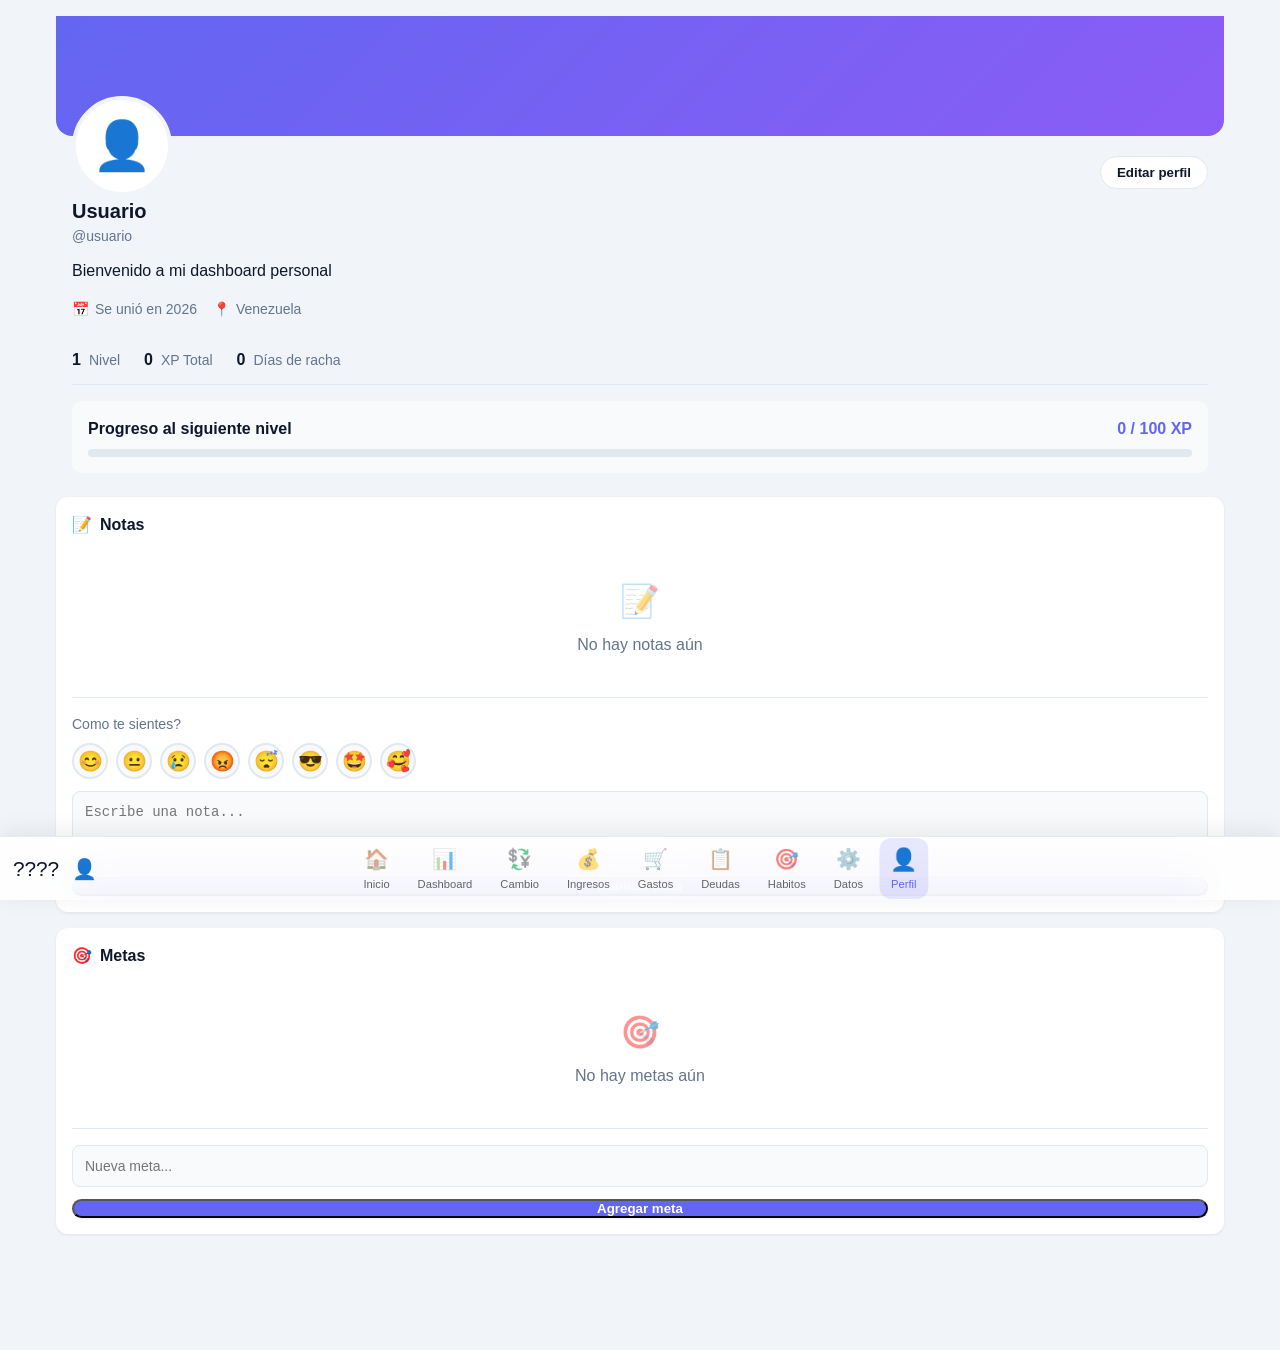
<file: profile.html>
<!DOCTYPE html>
<html lang="es">
<head>
  <meta charset="UTF-8">
  <meta name="viewport" content="width=device-width, initial-scale=1.0">
  <meta http-equiv="Cache-Control" content="no-cache, no-store, must-revalidate">
  <title>Perfil - Dashboard Personal</title>
  <link rel="stylesheet" href="styles.css">
  <style>
    .profile-page {
      padding-bottom: 80px;
    }
    
    .profile-header {
      position: relative;
      margin-bottom: 24px;
    }
    
    .profile-banner {
      height: 120px;
      background: linear-gradient(135deg, var(--primary), var(--purple));
      border-radius: 0 0 var(--radius-lg) var(--radius-lg);
    }
    
    .profile-avatar-section {
      position: absolute;
      top: 80px;
      left: 16px;
    }
    
    .profile-avatar {
      width: 100px;
      height: 100px;
      border-radius: 50%;
      border: 4px solid var(--bg);
      background: var(--card);
      display: flex;
      align-items: center;
      justify-content: center;
      font-size: 3rem;
      overflow: hidden;
      cursor: pointer;
      position: relative;
    }
    
    .profile-avatar img {
      width: 100%;
      height: 100%;
      object-fit: cover;
    }
    
    .profile-avatar-overlay {
      position: absolute;
      inset: 0;
      background: rgba(0,0,0,0.5);
      border-radius: 50%;
      display: flex;
      align-items: center;
      justify-content: center;
      opacity: 0;
      transition: opacity 0.2s;
      color: white;
      font-size: 0.75rem;
    }
    
    .profile-avatar:hover .profile-avatar-overlay {
      opacity: 1;
    }
    
    .profile-edit-btn {
      position: absolute;
      top: 140px;
      right: 16px;
      background: var(--card);
      border: 1px solid var(--border);
      color: var(--text);
      padding: 8px 16px;
      border-radius: 20px;
      font-weight: 600;
      cursor: pointer;
      transition: all 0.2s;
    }
    
    .profile-edit-btn:hover {
      background: var(--input-bg);
    }
    
    .profile-info {
      margin-top: 60px;
      padding: 0 16px;
    }
    
    .profile-name {
      font-size: 1.25rem;
      font-weight: 700;
      color: var(--text);
    }
    
    .profile-username {
      color: var(--text-secondary);
      font-size: 0.875rem;
      margin-bottom: 12px;
    }
    
    .profile-bio {
      color: var(--text);
      margin-bottom: 16px;
      line-height: 1.5;
    }
    
    .profile-meta-items {
      display: flex;
      gap: 16px;
      color: var(--text-secondary);
      font-size: 0.875rem;
      margin-bottom: 16px;
    }
    
    .profile-meta-item {
      display: flex;
      align-items: center;
      gap: 6px;
    }
    
    .profile-stats {
      display: flex;
      gap: 24px;
      padding: 12px 0;
      border-bottom: 1px solid var(--border);
      margin-bottom: 16px;
    }
    
    .profile-stat {
      display: flex;
      align-items: center;
      gap: 8px;
    }
    
    .profile-stat-value {
      font-weight: 700;
      color: var(--text);
    }
    
    .profile-stat-label {
      color: var(--text-secondary);
      font-size: 0.875rem;
    }
    
    .profile-xp-bar {
      background: var(--input-bg);
      border-radius: 10px;
      padding: 16px;
      margin-bottom: 24px;
    }
    
    .profile-xp-header {
      display: flex;
      justify-content: space-between;
      margin-bottom: 8px;
    }
    
    .profile-xp-label {
      font-weight: 600;
      color: var(--text);
    }
    
    .profile-xp-value {
      color: var(--primary);
      font-weight: 700;
    }
    
    .profile-xp-progress {
      height: 8px;
      background: var(--border);
      border-radius: 4px;
      overflow: hidden;
    }
    
    .profile-xp-fill {
      height: 100%;
      background: linear-gradient(90deg, var(--primary), var(--purple));
      border-radius: 4px;
      transition: width 0.3s;
    }
    
    .profile-section {
      background: var(--card);
      border-radius: var(--radius-md);
      padding: 16px;
      margin-bottom: 16px;
      box-shadow: var(--shadow-sm);
    }
    
    .profile-section-title {
      font-size: 1rem;
      font-weight: 700;
      color: var(--text);
      margin-bottom: 16px;
      display: flex;
      align-items: center;
      gap: 8px;
    }
    
    .notes-feed {
      display: flex;
      flex-direction: column;
      gap: 12px;
    }
    
    .note-item {
      padding: 12px;
      background: var(--input-bg);
      border-radius: var(--radius-sm);
      border-left: 3px solid var(--primary);
    }
    
    .note-content {
      color: var(--text);
      margin-bottom: 8px;
      line-height: 1.5;
    }
    
    .note-date {
      font-size: 0.75rem;
      color: var(--text-secondary);
    }
    
    .note-delete {
      float: right;
      color: var(--text-secondary);
      cursor: pointer;
      font-size: 0.75rem;
    }
    
    .note-header {
      display: flex;
      align-items: center;
      gap: 8px;
      margin-bottom: 8px;
    }
    
    .note-mood {
      font-size: 1.25rem;
    }
    
    .note-date {
      font-size: 0.75rem;
      color: var(--text-secondary);
    }
    
    .goals-list {
      display: flex;
      flex-direction: column;
      gap: 12px;
    }
    
    .goal-item {
      display: flex;
      align-items: center;
      gap: 12px;
      padding: 12px;
      background: var(--input-bg);
      border-radius: var(--radius-sm);
    }
    
    .goal-checkbox {
      width: 20px;
      height: 20px;
      border: 2px solid var(--border);
      border-radius: 50%;
      cursor: pointer;
      display: flex;
      align-items: center;
      justify-content: center;
      flex-shrink: 0;
    }
    
    .goal-checkbox.completed {
      background: var(--primary);
      border-color: var(--primary);
    }
    
    .goal-text {
      flex: 1;
      color: var(--text);
    }
    
    .goal-text.completed {
      text-decoration: line-through;
      color: var(--text-secondary);
    }
    
    .goal-delete {
      color: var(--text-secondary);
      cursor: pointer;
      font-size: 0.875rem;
    }
    
    .add-note-form, .add-goal-form {
      display: flex;
      flex-direction: column;
      gap: 12px;
      margin-top: 16px;
      padding-top: 16px;
      border-top: 1px solid var(--border);
    }
    
    .add-note-form textarea, .add-goal-form input {
      width: 100%;
      padding: 12px;
      background: var(--input-bg);
      border: 1px solid var(--border);
      border-radius: var(--radius-sm);
      color: var(--text);
      font-size: 0.875rem;
      resize: vertical;
    }
    
    .add-note-form textarea:focus, .add-goal-form input:focus {
      outline: none;
      border-color: var(--primary);
    }
    
    .mood-selector {
      display: flex;
      flex-direction: column;
      gap: 8px;
    }
    
    .mood-label {
      font-size: 0.875rem;
      color: var(--text-secondary);
      font-weight: 500;
    }
    
    .mood-options {
      display: flex;
      gap: 8px;
      flex-wrap: wrap;
    }
    
    .mood-btn {
      width: 36px;
      height: 36px;
      border: 2px solid var(--border);
      border-radius: 50%;
      background: var(--input-bg);
      font-size: 1.25rem;
      cursor: pointer;
      transition: all 0.2s;
      display: flex;
      align-items: center;
      justify-content: center;
    }
    
    .mood-btn:hover {
      transform: scale(1.1);
      border-color: var(--primary);
    }
    
    .mood-btn.selected {
      border-color: var(--primary);
      background: var(--primary);
    }
    
    .taskbar-user {
      background: transparent;
      border: none;
      color: white;
      font-size: 1.25rem;
      cursor: pointer;
      padding: 8px;
      border-radius: 50%;
      transition: background 0.2s;
    }
    
    .taskbar-user:hover {
      background: rgba(255,255,255,0.1);
    }
    
    .user-menu {
      position: fixed;
      bottom: 70px;
      right: 10px;
      background: var(--card);
      border-radius: var(--radius-md);
      box-shadow: var(--shadow-lg);
      min-width: 200px;
      z-index: 1001;
      overflow: hidden;
    }
    
    .user-menu.modal-hidden {
      display: none !important;
    }
    
    .user-menu-content {
      padding: 8px 0;
    }
    
    .user-info {
      padding: 12px 16px;
      display: flex;
      align-items: center;
      gap: 12px;
      border-bottom: 1px solid var(--border);
      margin-bottom: 8px;
    }
    
    .user-icon {
      font-size: 1.5rem;
    }
    
    #user-email {
      font-size: 0.875rem;
      color: var(--text-secondary);
    }
    
    .user-menu-item {
      display: flex;
      align-items: center;
      gap: 12px;
      padding: 12px 16px;
      color: var(--text);
      text-decoration: none;
      font-size: 0.875rem;
      transition: background 0.2s;
      cursor: pointer;
    }
    
    .user-menu-item:hover {
      background: var(--input-bg);
    }
    
    .modal-backdrop {
      position: fixed;
      inset: 0;
      background: rgba(0,0,0,0.5);
      display: flex;
      align-items: center;
      justify-content: center;
      z-index: 1002;
    }
    
    .modal-backdrop.modal-hidden {
      display: none;
    }
    
    .edit-profile-modal {
      background: var(--card);
      border-radius: var(--radius-lg);
      padding: 24px;
      width: 90%;
      max-width: 400px;
      max-height: 90vh;
      overflow-y: auto;
    }
    
    .edit-profile-modal h2 {
      margin-bottom: 20px;
      color: var(--text);
    }
    
    .form-group {
      margin-bottom: 16px;
    }
    
    .form-group label {
      display: block;
      margin-bottom: 6px;
      font-weight: 600;
      color: var(--text);
      font-size: 0.875rem;
    }
    
    .form-group input, .form-group textarea {
      width: 100%;
      padding: 12px;
      background: var(--input-bg);
      border: 1px solid var(--border);
      border-radius: var(--radius-sm);
      color: var(--text);
      font-size: 0.875rem;
    }
    
    .form-group textarea {
      resize: vertical;
      min-height: 80px;
    }
    
    .modal-buttons {
      display: flex;
      gap: 12px;
      margin-top: 20px;
    }
    
    .modal-buttons button {
      flex: 1;
      padding: 12px;
      border-radius: var(--radius-sm);
      font-weight: 600;
      cursor: pointer;
      transition: all 0.2s;
    }
    
    .btn-save {
      background: var(--primary);
      color: white;
      border: none;
    }
    
    .btn-cancel {
      background: transparent;
      border: 1px solid var(--border);
      color: var(--text);
    }
    
    .empty-state {
      text-align: center;
      padding: 24px;
      color: var(--text-secondary);
    }
    
    .empty-state-icon {
      font-size: 2rem;
      margin-bottom: 8px;
    }
  </style>
</head>
<body>
  <div class="container profile-page">
    <div class="profile-header">
      <div class="profile-banner"></div>
      <div class="profile-avatar-section">
        <div class="profile-avatar" onclick="document.getElementById('avatar-input').click()">
          <span id="profile-avatar-display">👤</span>
          <img id="profile-avatar-img" style="display:none">
          <div class="profile-avatar-overlay">Cambiar</div>
        </div>
        <input type="file" id="avatar-input" accept="image/*" style="display:none" onchange="handleAvatarUpload(event)">
      </div>
      <button class="profile-edit-btn" onclick="openEditProfileModal()">Editar perfil</button>
    </div>
    
    <div class="profile-info">
      <div class="profile-name" id="profile-name-display">Usuario</div>
      <div class="profile-username" id="profile-username-display">@usuario</div>
      <div class="profile-bio" id="profile-bio-display">Bienvenido a mi dashboard personal</div>
      
      <div class="profile-meta-items">
        <div class="profile-meta-item">
          <span>📅</span>
          <span>Se unió en 2026</span>
        </div>
        <div class="profile-meta-item">
          <span>📍</span>
          <span>Venezuela</span>
        </div>
      </div>
      
      <div class="profile-stats">
        <div class="profile-stat">
          <span class="profile-stat-value" id="xp-level">1</span>
          <span class="profile-stat-label">Nivel</span>
        </div>
        <div class="profile-stat">
          <span class="profile-stat-value" id="xp-total">0</span>
          <span class="profile-stat-label">XP Total</span>
        </div>
        <div class="profile-stat">
          <span class="profile-stat-value" id="streak-days">0</span>
          <span class="profile-stat-label">Días de racha</span>
        </div>
      </div>
      
      <div class="profile-xp-bar">
        <div class="profile-xp-header">
          <span class="profile-xp-label">Progreso al siguiente nivel</span>
          <span class="profile-xp-value"><span id="xp-current">0</span> / <span id="xp-next">100</span> XP</span>
        </div>
        <div class="profile-xp-progress">
          <div class="profile-xp-fill" id="xp-fill" style="width: 0%"></div>
        </div>
      </div>
    </div>
    
    <div class="profile-section">
      <div class="profile-section-title">
        <span>📝</span> Notas
      </div>
      <div class="notes-feed" id="notes-feed">
        <div class="empty-state">
          <div class="empty-state-icon">📝</div>
          <p>No hay notas aún</p>
        </div>
      </div>
      <div class="add-note-form">
        <div class="mood-selector">
          <span class="mood-label">Como te sientes?</span>
          <div class="mood-options">
            <button type="button" class="mood-btn" data-mood="😊" onclick="selectMood(this)">😊</button>
            <button type="button" class="mood-btn" data-mood="😐" onclick="selectMood(this)">😐</button>
            <button type="button" class="mood-btn" data-mood="😢" onclick="selectMood(this)">😢</button>
            <button type="button" class="mood-btn" data-mood="😡" onclick="selectMood(this)">😡</button>
            <button type="button" class="mood-btn" data-mood="😴" onclick="selectMood(this)">😴</button>
            <button type="button" class="mood-btn" data-mood="😎" onclick="selectMood(this)">😎</button>
            <button type="button" class="mood-btn" data-mood="🤩" onclick="selectMood(this)">🤩</button>
            <button type="button" class="mood-btn" data-mood="🥰" onclick="selectMood(this)">🥰</button>
          </div>
        </div>
        <textarea id="note-input" placeholder="Escribe una nota..." rows="3"></textarea>
        <button class="btn-primary" onclick="addNote()">Publicar nota</button>
      </div>
    </div>
    
    <div class="profile-section">
      <div class="profile-section-title">
        <span>🎯</span> Metas
      </div>
      <div class="goals-list" id="goals-list">
        <div class="empty-state">
          <div class="empty-state-icon">🎯</div>
          <p>No hay metas aún</p>
        </div>
      </div>
      <div class="add-goal-form">
        <input type="text" id="goal-input" placeholder="Nueva meta...">
        <button class="btn-primary" onclick="addGoal()">Agregar meta</button>
      </div>
    </div>
  </div>
  
  <nav class="taskbar">
    <div class="taskbar-right">
      <button class="taskbar-theme" id="theme-toggle" title="Cambiar tema" onclick="toggleTheme()">🌙</button>
      <button class="taskbar-user" id="user-btn" title="Usuario" onclick="toggleUserMenu()">👤</button>
    </div>
    
    <div class="taskbar-center">
      <a href="home.html" class="taskbar-item">
        <span class="icon">🏠</span>
        <span>Inicio</span>
      </a>
      <a href="index.html" class="taskbar-item">
        <span class="icon">📊</span>
        <span>Dashboard</span>
      </a>
      <a href="converter.html" class="taskbar-item">
        <span class="icon">💱</span>
        <span>Cambio</span>
      </a>
      <a href="income.html" class="taskbar-item">
        <span class="icon">💰</span>
        <span>Ingresos</span>
      </a>
      <a href="expenses.html" class="taskbar-item">
        <span class="icon">🛒</span>
        <span>Gastos</span>
      </a>
      <a href="debts.html" class="taskbar-item">
        <span class="icon">📋</span>
        <span>Deudas</span>
      </a>
      <a href="habits.html" class="taskbar-item">
        <span class="icon">🎯</span>
        <span>Habitos</span>
      </a>
      <a href="data.html" class="taskbar-item">
        <span class="icon">⚙️</span>
        <span>Datos</span>
      </a>
      <a href="profile.html" class="taskbar-item active">
        <span class="icon">👤</span>
        <span>Perfil</span>
      </a>
    </div>
  </nav>
  
  <div class="user-menu modal-hidden" id="user-menu">
    <div class="user-menu-content">
      <div class="user-info">
        <span class="user-icon">👤</span>
        <span id="user-email">usuario@email.com</span>
      </div>
      <a href="profile.html" class="user-menu-item">
        <span>👤</span>
        <span>Perfil</span>
      </a>
      <div class="user-menu-item" onclick="toggleTheme()">
        <span>🌙</span>
        <span>Cambiar tema</span>
      </div>
      <div class="user-menu-item" onclick="logout()">
        <span>🚪</span>
        <span>Cerrar sesión</span>
      </div>
    </div>
  </div>
  
  <div class="modal-backdrop modal-hidden" id="edit-modal-backdrop" onclick="closeEditProfileModal(event)">
    <div class="edit-profile-modal" onclick="event.stopPropagation()">
      <h2>Editar Perfil</h2>
      <div class="form-group">
        <label>Nombre</label>
        <input type="text" id="edit-name" placeholder="Tu nombre">
      </div>
      <div class="form-group">
        <label>Usuario</label>
        <input type="text" id="edit-username" placeholder="@usuario">
      </div>
      <div class="form-group">
        <label>Bio</label>
        <textarea id="edit-bio" placeholder="Cuéntanos sobre ti..."></textarea>
      </div>
      <div class="modal-buttons">
        <button class="btn-cancel" onclick="closeEditProfileModal()">Cancelar</button>
        <button class="btn-save" onclick="saveProfile()">Guardar</button>
      </div>
    </div>
  </div>

  <script src="app.js"></script>
  <script>
    function initProfile() {
      const db = getDB();
      
      if (db.profile) {
        document.getElementById('profile-name-display').textContent = db.profile.name || 'Usuario';
        document.getElementById('profile-username-display').textContent = db.profile.username || '@usuario';
        document.getElementById('profile-bio-display').textContent = db.profile.bio || 'Bienvenido a mi dashboard personal';
        
        if (db.profile.avatar) {
          document.getElementById('profile-avatar-display').style.display = 'none';
          const img = document.getElementById('profile-avatar-img');
          img.src = db.profile.avatar;
          img.style.display = 'block';
        }
        
        document.getElementById('edit-name').value = db.profile.name || '';
        document.getElementById('edit-username').value = db.profile.username || '';
        document.getElementById('edit-bio').value = db.profile.bio || '';
      }
      
      updateXPDisplay();
      renderNotes();
      renderGoals();
    }
    
    function updateXPDisplay() {
      const db = getDB();
      const xp = db.xp || 0;
      const level = calculateLevel(xp);
      const xpForLevel = getXPForLevel(level);
      const xpForNextLevel = getXPForLevel(level + 1);
      const currentXP = xp - xpForLevel;
      const neededXP = xpForNextLevel - xpForLevel;
      const progress = Math.min((currentXP / neededXP) * 100, 100);
      
      document.getElementById('xp-level').textContent = level;
      document.getElementById('xp-total').textContent = xp;
      document.getElementById('xp-current').textContent = currentXP;
      document.getElementById('xp-next').textContent = neededXP;
      document.getElementById('xp-fill').style.width = progress + '%';
      
      const streak = calculateStreak(db.habits || []);
      document.getElementById('streak-days').textContent = streak;
    }
    
    function renderNotes() {
      const db = getDB();
      const notes = db.notes || [];
      const container = document.getElementById('notes-feed');
      
      if (notes.length === 0) {
        container.innerHTML = `
          <div class="empty-state">
            <div class="empty-state-icon">📝</div>
            <p>No hay notas aún</p>
          </div>
        `;
        return;
      }
      
      const sortedNotes = [...notes].sort((a, b) => new Date(b.createdAt) - new Date(a.createdAt));
      
      container.innerHTML = sortedNotes.map(note => `
        <div class="note-item">
          <span class="note-delete" onclick="deleteNote(${note.id})">✕</span>
          <div class="note-header">
            <span class="note-mood">${note.mood || '😊'}</span>
            <span class="note-date">${formatNoteDate(note.createdAt)}</span>
          </div>
          <div class="note-content">${escapeHtml(note.content)}</div>
        </div>
      `).join('');
    }
    
    let selectedMood = '😊';
    
    function selectMood(btn) {
      document.querySelectorAll('.mood-btn').forEach(b => b.classList.remove('selected'));
      btn.classList.add('selected');
      selectedMood = btn.dataset.mood;
    }
    
    function addNote() {
      const input = document.getElementById('note-input');
      const content = input.value.trim();
      
      if (!content) return alert('Escribe algo en la nota');
      
      const db = getDB();
      if (!db.notes) db.notes = [];
      
      db.notes.push({
        id: Date.now(),
        content,
        mood: selectedMood,
        createdAt: new Date().toISOString()
      });
      
      saveDB(db);
      input.value = '';
      document.querySelectorAll('.mood-btn').forEach(b => b.classList.remove('selected'));
      selectedMood = '😊';
      renderNotes();
    }
    
    function deleteNote(id) {
      if (!confirm('¿Eliminar esta nota?')) return;
      
      const db = getDB();
      db.notes = db.notes.filter(n => n.id !== id);
      saveDB(db);
      renderNotes();
    }
    
    function renderGoals() {
      const db = getDB();
      const goals = db.goals || [];
      const container = document.getElementById('goals-list');
      
      if (goals.length === 0) {
        container.innerHTML = `
          <div class="empty-state">
            <div class="empty-state-icon">🎯</div>
            <p>No hay metas aún</p>
          </div>
        `;
        return;
      }
      
      container.innerHTML = goals.map(goal => `
        <div class="goal-item">
          <div class="goal-checkbox ${goal.completed ? 'completed' : ''}" onclick="toggleGoal(${goal.id})">
            ${goal.completed ? '✓' : ''}
          </div>
          <div class="goal-text ${goal.completed ? 'completed' : ''}">${escapeHtml(goal.text)}</div>
          <span class="goal-delete" onclick="deleteGoal(${goal.id})">✕</span>
        </div>
      `).join('');
    }
    
    function addGoal() {
      const input = document.getElementById('goal-input');
      const text = input.value.trim();
      
      if (!text) return alert('Escribe una meta');
      
      const db = getDB();
      if (!db.goals) db.goals = [];
      
      db.goals.push({
        id: Date.now(),
        text,
        completed: false,
        createdAt: new Date().toISOString()
      });
      
      saveDB(db);
      input.value = '';
      renderGoals();
    }
    
    function toggleGoal(id) {
      const db = getDB();
      const goal = db.goals.find(g => g.id === id);
      if (goal) {
        goal.completed = !goal.completed;
        saveDB(db);
        renderGoals();
      }
    }
    
    function deleteGoal(id) {
      if (!confirm('¿Eliminar esta meta?')) return;
      
      const db = getDB();
      db.goals = db.goals.filter(g => g.id !== id);
      saveDB(db);
      renderGoals();
    }
    
    function openEditProfileModal() {
      document.getElementById('edit-modal-backdrop').classList.remove('modal-hidden');
    }
    
    function closeEditProfileModal(event) {
      if (event && event.target !== event.currentTarget) return;
      document.getElementById('edit-modal-backdrop').classList.add('modal-hidden');
    }
    
    function saveProfile() {
      const db = getDB();
      if (!db.profile) db.profile = {};
      
      db.profile.name = document.getElementById('edit-name').value;
      db.profile.username = document.getElementById('edit-username').value;
      db.profile.bio = document.getElementById('edit-bio').value;
      
      saveDB(db);
      closeEditProfileModal();
      initProfile();
    }
    
    function handleAvatarUpload(event) {
      const file = event.target.files[0];
      if (!file) return;
      
      const reader = new FileReader();
      reader.onload = function(e) {
        const db = getDB();
        if (!db.profile) db.profile = {};
        db.profile.avatar = e.target.result;
        saveDB(db);
        initProfile();
      };
      reader.readAsDataURL(file);
    }
    
    function formatNoteDate(dateStr) {
      const date = new Date(dateStr);
      const now = new Date();
      const diff = now - date;
      
      if (diff < 60000) return 'Ahora mismo';
      if (diff < 3600000) return 'Hace ' + Math.floor(diff / 60000) + ' min';
      if (diff < 86400000) return 'Hace ' + Math.floor(diff / 3600000) + ' h';
      
      return date.toLocaleDateString('es', { day: 'numeric', month: 'short', hour: '2-digit', minute: '2-digit' });
    }
    
    function escapeHtml(text) {
      const div = document.createElement('div');
      div.textContent = text;
      return div.innerHTML;
    }
    
    document.addEventListener('DOMContentLoaded', function() {
      initTheme();
      initProfile();
    });
  </script>
</body>
</html>
</file>
<file: styles.css>
/* ========================================
   Dashboard Personal - CSS System
   Lightweight, Fast, Beautiful
   ======================================== */

/* 1. CSS Reset & Base */
*, *::before, *::after {
  box-sizing: border-box;
  margin: 0;
  padding: 0;
}

html {
  font-size: 16px;
  -webkit-tap-highlight-color: transparent;
}

body {
  font-family: -apple-system, BlinkMacSystemFont, 'Segoe UI', Roboto, Oxygen, Ubuntu, sans-serif;
  line-height: 1.5;
  color: var(--text);
  background: var(--bg);
  min-height: 100vh;
  padding-bottom: 80px;
  transition: background 0.3s ease, color 0.3s ease;
}

/* 2. CSS Variables */
:root {
  /* Colors - Vibrant Modern Palette */
  --primary: #6366F1;
  --primary-dark: #4F46E5;
  --primary-light: #818CF8;
  --secondary: #10B981;
  --success: #10B981;
  --info: #06B6D4;
  --danger: #EF4444;
  --warning: #F59E0B;
  --purple: #8B5CF6;
  --pink: #EC4899;
  --orange: #F97316;
  
  /* Neutrals - Light Theme */
  --bg: #F1F5F9;
  --card: #FFFFFF;
  --text: #0F172A;
  --text-secondary: #64748B;
  --border: #E2E8F0;
  --input-bg: #F8FAFC;
  
  /* Shadows - More depth */
  --shadow-sm: 0 1px 3px rgba(0,0,0,0.08);
  --shadow-md: 0 4px 12px rgba(0,0,0,0.12);
  --shadow-lg: 0 12px 24px rgba(0,0,0,0.15);
  --shadow-glow: 0 0 20px rgba(99, 102, 241, 0.25);
  
  /* Spacing */
  --space-xs: 4px;
  --space-sm: 8px;
  --space-md: 16px;
  --space-lg: 24px;
  --space-xl: 32px;
  
  /* Border Radius - More modern rounded corners */
  --radius-sm: 8px;
  --radius-md: 12px;
  --radius-lg: 16px;
  --radius-xl: 24px;
  --radius-full: 9999px;
  
  /* Transitions */
  --transition-fast: 0.15s ease;
  --transition-normal: 0.3s ease;
  --transition-smooth: 0.4s cubic-bezier(0.4, 0, 0.2, 1);
}

/* Dark Theme - Enhanced */
[data-theme="dark"] {
  --bg: #0C0E14;
  --card: #161A22;
  --text: #F8FAFC;
  --text-secondary: #94A3B8;
  --border: #2D3342;
  --input-bg: #1C212B;
  --shadow-sm: 0 1px 3px rgba(0,0,0,0.3);
  --shadow-md: 0 4px 12px rgba(0,0,0,0.4);
  --shadow-lg: 0 12px 24px rgba(0,0,0,0.5);
  --shadow-glow: 0 0 20px rgba(99, 102, 241, 0.3);
}

/* 3. Typography */
h1 {
  font-size: 1.75rem;
  font-weight: 700;
  text-align: center;
  margin-bottom: var(--space-lg);
  color: var(--text);
}

h2 {
  font-size: 1.25rem;
  font-weight: 600;
  margin-bottom: var(--space-md);
  color: var(--text);
}

h3 {
  font-size: 1rem;
  font-weight: 600;
  color: var(--text-secondary);
  margin-bottom: var(--space-sm);
}

/* 4. Layout */
.container {
  max-width: 1200px;
  margin: 0 auto;
  padding: var(--space-md);
}

.grid {
  display: grid;
  gap: var(--space-md);
}

.grid-2 { grid-template-columns: repeat(1, 1fr); }
.grid-3 { grid-template-columns: repeat(1, 1fr); }

@media (min-width: 768px) {
  .grid-2 { grid-template-columns: repeat(2, 1fr); }
  .grid-3 { grid-template-columns: repeat(3, 1fr); }
}

@media (min-width: 1024px) {
  body { padding-bottom: 0; }
  .main-layout {
    display: grid;
    grid-template-columns: 1fr;
    gap: var(--space-lg);
    max-width: 800px;
    margin: 0 auto;
  }
}

/* 5. Card Component */
.card {
  background: var(--card);
  border-radius: var(--radius-lg);
  padding: var(--space-lg);
  box-shadow: var(--shadow-sm);
  transition: transform var(--transition-fast), box-shadow var(--transition-fast);
}

.card:hover {
  box-shadow: var(--shadow-md);
}

.card-header {
  display: flex;
  justify-content: space-between;
  align-items: center;
  margin-bottom: var(--space-md);
}

/* 6. Button Component */
.btn {
  display: inline-flex;
  align-items: center;
  justify-content: center;
  gap: var(--space-sm);
  padding: var(--space-sm) var(--space-md);
  border-radius: var(--radius-sm);
  font-weight: 600;
  font-size: 0.875rem;
  cursor: pointer;
  border: none;
  min-height: 44px;
  min-width: 44px;
  transition: all var(--transition-fast);
}

.btn-primary {
  background: var(--primary);
  color: white;
  border-radius: var(--radius-md);
  font-weight: 600;
  box-shadow: var(--shadow-sm);
}

.btn-primary:hover {
  background: var(--primary-dark);
  transform: translateY(-1px);
  box-shadow: var(--shadow-md);
}

.btn-secondary {
  background: var(--secondary);
  color: white;
}

.btn-danger {
  background: var(--danger);
  color: white;
}

.btn-ghost {
  background: transparent;
  color: var(--text-secondary);
}

.btn-ghost:hover {
  background: var(--input-bg);
}

.btn-sm {
  min-height: 36px;
  padding: var(--space-xs) var(--space-sm);
  font-size: 0.75rem;
}

.btn-icon {
  width: 44px;
  padding: 0;
}

.btn-delete {
  background: transparent;
  color: var(--text-secondary);
  border: none;
  width: 24px;
  height: 24px;
  border-radius: 4px;
  font-size: 1.25rem;
  cursor: pointer;
  opacity: 0.5;
  transition: all 0.15s;
  line-height: 1;
  padding: 0;
}

.btn-delete:hover {
  opacity: 1;
  background: var(--danger);
  color: white;
}

.transaction-item {
  position: relative;
}

.transaction-list p {
  padding: var(--space-sm);
  background: var(--input-bg);
  border-radius: var(--radius-sm);
}

/* 7. Input Component */
.form-group {
  display: flex;
  flex-direction: column;
  gap: var(--space-xs);
}

.form-group label {
  font-size: 0.875rem;
  font-weight: 500;
  color: var(--text-secondary);
}

.input {
  padding: var(--space-sm) var(--space-md);
  border: 2px solid var(--border);
  border-radius: var(--radius-sm);
  font-size: 1rem;
  background: var(--input-bg);
  color: var(--text);
  min-height: 48px;
  transition: border-color var(--transition-fast);
}

.input:focus {
  outline: none;
  border-color: var(--primary);
}

.input::placeholder {
  color: var(--text-secondary);
}

/* 8. KPI Cards */
.kpi-grid {
  display: grid;
  grid-template-columns: repeat(2, 1fr);
  gap: var(--space-md);
  margin-bottom: var(--space-lg);
}

@media (min-width: 768px) {
  .kpi-grid {
    grid-template-columns: repeat(5, 1fr);
  }
}

/* Dashboard Header */
.dashboard-header {
  display: flex;
  justify-content: space-between;
  align-items: center;
  margin-bottom: var(--space-lg);
  padding: var(--space-lg);
  background: var(--card);
  border-radius: var(--radius-xl);
  box-shadow: var(--shadow-md);
  border: 1px solid var(--border);
  flex-wrap: wrap;
  gap: var(--space-md);
}

.dashboard-title h1 {
  margin-bottom: var(--space-xs);
  text-align: left;
  font-size: 1.5rem;
}

.dashboard-title .text-secondary {
  font-size: 0.875rem;
}

.xp-badge {
  display: flex;
  align-items: center;
  gap: 12px;
  padding: 12px 16px;
  background: linear-gradient(135deg, var(--primary) 0%, var(--purple) 100%);
  border-radius: var(--radius-lg);
  color: white;
  box-shadow: var(--shadow-glow);
}

.xp-level {
  font-size: 0.875rem;
  font-weight: 600;
}

.xp-level strong {
  font-size: 1.25rem;
}

.xp-bar {
  width: 80px;
  height: 8px;
  background: rgba(255,255,255,0.3);
  border-radius: 4px;
  overflow: hidden;
}

.xp-fill {
  display: block;
  height: 100%;
  background: white;
  border-radius: 4px;
  transition: width 0.5s ease;
}

.xp-text {
  font-size: 0.75rem;
  opacity: 0.9;
}

/* Quick Action Cards */
.quick-actions {
  display: grid;
  grid-template-columns: repeat(2, 1fr);
  gap: var(--space-md);
  margin-bottom: var(--space-lg);
}

@media (min-width: 768px) {
  .quick-actions {
    grid-template-columns: repeat(4, 1fr);
  }
}

.quick-action-card {
  background: var(--card);
  border-radius: var(--radius-lg);
  padding: var(--space-lg);
  text-align: center;
  cursor: pointer;
  transition: all var(--transition-smooth);
  border: 2px solid var(--border);
  text-decoration: none;
  color: var(--text);
}

.quick-action-card:hover {
  transform: translateY(-4px);
  box-shadow: var(--shadow-lg);
  border-color: var(--primary);
}

.quick-action-icon {
  font-size: 2rem;
  margin-bottom: var(--space-sm);
  display: block;
}

.quick-action-label {
  font-weight: 600;
  font-size: 0.875rem;
}

/* Recent Notes Cards */
.recent-notes-section {
  margin-bottom: var(--space-lg);
}

.section-title {
  display: flex;
  align-items: center;
  gap: var(--space-sm);
  margin-bottom: var(--space-md);
  font-size: 1.1rem;
  font-weight: 600;
  color: var(--text);
}

.notes-cards {
  display: grid;
  grid-template-columns: repeat(auto-fill, minmax(250px, 1fr));
  gap: var(--space-md);
}

.note-card {
  background: var(--card);
  border-radius: var(--radius-md);
  padding: var(--space-md);
  border-left: 3px solid var(--primary);
  transition: all var(--transition-fast);
  cursor: pointer;
}

.note-card:hover {
  box-shadow: var(--shadow-md);
  transform: translateX(4px);
}

.note-card-header {
  display: flex;
  align-items: center;
  gap: var(--space-sm);
  margin-bottom: var(--space-sm);
}

.note-card-mood {
  font-size: 1.25rem;
}

.note-card-date {
  font-size: 0.75rem;
  color: var(--text-secondary);
}

.note-card-content {
  font-size: 0.875rem;
  color: var(--text);
  line-height: 1.5;
  display: -webkit-box;
  -webkit-line-clamp: 3;
  -webkit-box-orient: vertical;
  overflow: hidden;
}

/* Habits Progress Bar */
.habits-progress-bar {
  background: var(--card);
  border-radius: var(--radius-xl);
  padding: var(--space-lg);
  margin-bottom: var(--space-lg);
  box-shadow: var(--shadow-md);
  border: 1px solid var(--border);
}

.habits-progress-header {
  display: flex;
  align-items: center;
  gap: var(--space-sm);
  margin-bottom: var(--space-md);
}

.habits-icon {
  font-size: 1.5rem;
}

.habits-title {
  font-size: 1.1rem;
  font-weight: 600;
  color: var(--text);
  flex: 1;
}

.habits-manage-link {
  font-size: 0.875rem;
  color: var(--primary);
  text-decoration: none;
  padding: 6px 12px;
  border-radius: var(--radius-md);
  background: rgba(99, 102, 241, 0.1);
  transition: all var(--transition-fast);
}

.habits-manage-link:hover {
  background: rgba(99, 102, 241, 0.2);
}

.habits-progress-content {
  display: flex;
  align-items: center;
  gap: var(--space-xl);
  flex-wrap: wrap;
}

.habits-progress-ring {
  position: relative;
  width: 80px;
  height: 80px;
  flex-shrink: 0;
}

.circular-chart {
  display: block;
  width: 100%;
  height: 100%;
}

.circle-bg {
  fill: none;
  stroke: var(--border);
  stroke-width: 3;
}

.circle {
  fill: none;
  stroke: var(--primary);
  stroke-width: 3;
  stroke-linecap: round;
  transition: stroke-dasharray 0.5s ease;
}

.habits-progress-text {
  position: absolute;
  top: 50%;
  left: 50%;
  transform: translate(-50%, -50%);
  font-size: 1rem;
  font-weight: 700;
  color: var(--text);
}

.habits-mini-list {
  flex: 1;
  display: flex;
  flex-wrap: wrap;
  gap: var(--space-sm);
  min-width: 200px;
}

.habit-mini-item {
  display: flex;
  align-items: center;
  gap: 6px;
  padding: 6px 12px;
  background: var(--input-bg);
  border-radius: var(--radius-full);
  font-size: 0.8rem;
  cursor: pointer;
  transition: all var(--transition-fast);
  border: 2px solid transparent;
}

.habit-mini-item:hover {
  border-color: var(--primary);
}

.habit-mini-item.completed {
  background: rgba(16, 185, 129, 0.15);
  color: var(--success);
}

.habit-mini-checkbox {
  width: 16px;
  height: 16px;
  border: 2px solid var(--border);
  border-radius: 4px;
  display: flex;
  align-items: center;
  justify-content: center;
  font-size: 0.7rem;
}

.habit-mini-item.completed .habit-mini-checkbox {
  background: var(--success);
  border-color: var(--success);
  color: white;
}

/* View More Links */
.view-more-link {
  float: right;
  font-size: 0.75rem;
  color: var(--primary);
  text-decoration: none;
  font-weight: 500;
  transition: all var(--transition-fast);
}

/* Quick Access Grid */
.quick-access-grid {
  display: grid;
  grid-template-columns: repeat(2, 1fr);
  gap: var(--space-md);
  margin-bottom: var(--space-lg);
}

@media (min-width: 768px) {
  .quick-access-grid {
    grid-template-columns: repeat(4, 1fr);
  }
}

.quick-access-card {
  display: flex;
  align-items: center;
  gap: var(--space-md);
  padding: var(--space-lg);
  background: var(--card);
  border-radius: var(--radius-lg);
  border: 2px solid var(--border);
  text-decoration: none;
  transition: all var(--transition-smooth);
}

.quick-access-card:hover {
  transform: translateY(-4px);
  box-shadow: var(--shadow-lg);
}

.quick-access-card.income {
  border-left: 4px solid var(--success);
}

.quick-access-card.income:hover {
  border-color: var(--success);
  background: linear-gradient(135deg, var(--card) 0%, rgba(16, 185, 129, 0.08) 100%);
}

.quick-access-card.expense {
  border-left: 4px solid var(--danger);
}

.quick-access-card.expense:hover {
  border-color: var(--danger);
  background: linear-gradient(135deg, var(--card) 0%, rgba(239, 68, 68, 0.08) 100%);
}

.quick-access-card.debt {
  border-left: 4px solid var(--warning);
}

.quick-access-card.debt:hover {
  border-color: var(--warning);
  background: linear-gradient(135deg, var(--card) 0%, rgba(245, 158, 11, 0.08) 100%);
}

.quick-access-card.habits {
  border-left: 4px solid var(--primary);
}

.quick-access-card.habits:hover {
  border-color: var(--primary);
  background: linear-gradient(135deg, var(--card) 0%, rgba(99, 102, 241, 0.08) 100%);
}

.quick-access-icon {
  font-size: 2rem;
}

.quick-access-info {
  display: flex;
  flex-direction: column;
  gap: 2px;
}

.quick-access-label {
  font-weight: 600;
  color: var(--text);
  font-size: 0.9rem;
}

.quick-access-action {
  font-size: 0.75rem;
  color: var(--text-secondary);
}

.quick-access-card:hover .quick-access-action {
  color: var(--primary);
}

.view-more-link:hover {
  color: var(--primary-dark);
  transform: translateX(4px);
}

.kpi-card {
  background: var(--card);
  border-radius: var(--radius-lg);
  padding: var(--space-lg);
  text-align: center;
  box-shadow: var(--shadow-sm);
  transition: all var(--transition-smooth);
  border: 1px solid var(--border);
}

.kpi-card:hover {
  transform: translateY(-2px);
  box-shadow: var(--shadow-md);
}

.kpi-card.income { 
  border-left: 4px solid var(--secondary);
  background: linear-gradient(135deg, var(--card) 0%, rgba(16, 185, 129, 0.08) 100%);
}
.kpi-card.expense { 
  border-left: 4px solid var(--danger);
  background: linear-gradient(135deg, var(--card) 0%, rgba(239, 68, 68, 0.08) 100%);
}
.kpi-card.debt { 
  border-left: 4px solid var(--warning);
  background: linear-gradient(135deg, var(--card) 0%, rgba(245, 158, 11, 0.08) 100%);
}
.kpi-card.savings { 
  border-left: 4px solid var(--success);
  background: linear-gradient(135deg, var(--card) 0%, rgba(16, 185, 129, 0.08) 100%);
}
.kpi-card.loans { 
  border-left: 4px solid var(--info);
  background: linear-gradient(135deg, var(--card) 0%, rgba(6, 182, 212, 0.08) 100%);
}

.kpi-label {
  font-size: 0.75rem;
  color: var(--text-secondary);
  text-transform: uppercase;
  letter-spacing: 0.5px;
  margin-bottom: var(--space-xs);
}

.kpi-value {
  font-size: 1.25rem;
  font-weight: 700;
  color: var(--text);
}

.kpi-card.income .kpi-value { color: var(--secondary); }
.kpi-card.expense .kpi-value { color: var(--danger); }
.kpi-card.debt .kpi-value { color: var(--warning); }
.kpi-card.savings .kpi-value { color: var(--success); }
.kpi-card.loans .kpi-value { color: var(--info); }

/* 9. CSS Bar Chart */
.bar-chart {
  display: flex;
  align-items: flex-end;
  justify-content: center;
  gap: var(--space-xl);
  height: 200px;
  padding: var(--space-md);
}

.bar-item {
  display: flex;
  flex-direction: column;
  align-items: center;
  gap: var(--space-sm);
  flex: 1;
  max-width: 120px;
}

.bar-label {
  font-size: 0.875rem;
  font-weight: 500;
  color: var(--text-secondary);
}

.bar-wrapper {
  width: 100%;
  height: 150px;
  display: flex;
  align-items: flex-end;
  justify-content: center;
}

.bar {
  width: 60%;
  max-width: 60px;
  border-radius: var(--radius-sm) var(--radius-sm) 0 0;
  transition: height 0.8s cubic-bezier(0.4, 0, 0.2, 1);
  position: relative;
}

.bar-income {
  background: linear-gradient(to top, var(--secondary), #34D399);
}

.bar-expense {
  background: linear-gradient(to top, var(--danger), #F87171);
}

.bar-value {
  position: absolute;
  top: -25px;
  left: 50%;
  transform: translateX(-50%);
  font-size: 0.75rem;
  font-weight: 600;
  color: var(--text);
  white-space: nowrap;
}

/* 10. CSS Donut Chart */
.donut-container {
  display: flex;
  align-items: center;
  justify-content: center;
  gap: var(--space-lg);
  flex-wrap: wrap;
}

.donut-chart {
  position: relative;
  width: 160px;
  height: 160px;
  border-radius: 50%;
  background: conic-gradient(
    var(--primary) 0deg,
    var(--secondary) 0deg,
    var(--warning) 0deg,
    var(--purple) 0deg,
    var(--danger) 0deg,
    var(--text-secondary) 0deg
  );
  transition: all 0.5s;
}

.donut-chart::before {
  content: '';
  position: absolute;
  top: 50%;
  left: 50%;
  transform: translate(-50%, -50%);
  width: 60%;
  height: 60%;
  background: var(--card);
  border-radius: 50%;
}

.donut-center {
  position: absolute;
  top: 50%;
  left: 50%;
  transform: translate(-50%, -50%);
  text-align: center;
  z-index: 1;
}

.donut-total {
  font-size: 1.5rem;
  font-weight: 700;
  color: var(--text);
}

.donut-label {
  font-size: 0.75rem;
  color: var(--text-secondary);
}

.donut-legend {
  display: flex;
  flex-direction: column;
  gap: var(--space-sm);
}

.legend-item {
  display: flex;
  align-items: center;
  gap: var(--space-sm);
  font-size: 0.875rem;
}

.legend-color {
  width: 12px;
  height: 12px;
  border-radius: 3px;
}

/* 11. Progress Ring */
.progress-ring-container {
  display: flex;
  align-items: center;
  gap: var(--space-md);
  padding: var(--space-md);
}

.progress-ring {
  position: relative;
  width: 80px;
  height: 80px;
}

.progress-ring svg {
  transform: rotate(-90deg);
}

.progress-ring-bg {
  fill: none;
  stroke: var(--border);
  stroke-width: 8;
}

.progress-ring-fill {
  fill: none;
  stroke: var(--secondary);
  stroke-width: 8;
  stroke-linecap: round;
  stroke-dasharray: 226;
  stroke-dashoffset: 226;
  transition: stroke-dashoffset 1s ease-out;
}

.progress-ring-text {
  position: absolute;
  top: 50%;
  left: 50%;
  transform: translate(-50%, -50%);
  font-size: 1.25rem;
  font-weight: 700;
  color: var(--text);
}

.progress-info {
  flex: 1;
}

.progress-title {
  font-weight: 600;
  color: var(--text);
}

.progress-subtitle {
  font-size: 0.875rem;
  color: var(--text-secondary);
}

/* 12. Heatmap */
.heatmap {
  display: flex;
  gap: var(--space-xs);
  justify-content: center;
  margin-top: var(--space-sm);
}

.heatmap-day {
  display: flex;
  flex-direction: column;
  align-items: center;
  gap: 2px;
}

.heatmap-box {
  width: 28px;
  height: 28px;
  border-radius: 4px;
  background: var(--border);
  transition: background 0.3s, transform 0.2s;
}

.heatmap-box.completed {
  background: var(--secondary);
}

.heatmap-box.today {
  box-shadow: 0 0 0 2px var(--primary);
}

.heatmap-day-label {
  font-size: 0.625rem;
  color: var(--text-secondary);
}

/* 13. Habit Card */
.habit-card {
  background: var(--card);
  border-radius: var(--radius-md);
  padding: var(--space-md);
  margin-bottom: var(--space-sm);
  box-shadow: var(--shadow-sm);
  border-left: 4px solid var(--primary);
  transition: all var(--transition-fast);
}

.habit-card.completed {
  border-left-color: var(--secondary);
  opacity: 0.8;
}

.habit-card:hover {
  box-shadow: var(--shadow-md);
}

.habit-header {
  display: flex;
  align-items: flex-start;
  gap: var(--space-sm);
}

.habit-checkbox {
  width: 24px;
  height: 24px;
  cursor: pointer;
  accent-color: var(--secondary);
}

.habit-content {
  flex: 1;
}

.habit-name {
  font-weight: 600;
  color: var(--text);
  margin-bottom: var(--space-xs);
}

.habit-meta {
  display: flex;
  flex-wrap: wrap;
  gap: var(--space-sm);
  font-size: 0.75rem;
}

.habit-tag {
  background: var(--input-bg);
  padding: 2px 8px;
  border-radius: var(--radius-full);
  color: var(--text-secondary);
}

.habit-streak {
  background: linear-gradient(135deg, var(--warning), #FBBF24);
  color: white;
  padding: 2px 8px;
  border-radius: var(--radius-full);
  font-weight: 600;
}

.habit-actions {
  display: flex;
  gap: var(--space-xs);
  margin-top: var(--space-md);
  padding-top: var(--space-sm);
  border-top: 1px solid var(--border);
}

/* 14. Form Styles */
.form-row {
  display: grid;
  grid-template-columns: repeat(2, 1fr);
  gap: var(--space-sm);
}

@media (max-width: 480px) {
  .form-row {
    grid-template-columns: 1fr;
  }
}

.form-actions {
  display: flex;
  gap: var(--space-sm);
  margin-top: var(--space-md);
}

/* 15. Category Tags */
.category-list {
  display: flex;
  flex-wrap: wrap;
  gap: var(--space-sm);
  margin-top: var(--space-md);
}

.category-tag {
  display: inline-flex;
  align-items: center;
  gap: var(--space-xs);
  background: var(--input-bg);
  padding: var(--space-xs) var(--space-sm);
  border-radius: var(--radius-full);
  font-size: 0.875rem;
}

.category-tag button {
  background: none;
  border: none;
  color: var(--text-secondary);
  cursor: pointer;
  padding: 0;
  min-height: auto;
  min-width: auto;
  font-size: 1rem;
  line-height: 1;
}

.category-tag button:hover {
  color: var(--danger);
}

/* 16. Windows Taskbar Navigation */
.taskbar {
  position: fixed;
  bottom: 0;
  left: 0;
  right: 0;
  height: 64px;
  background: rgba(22, 26, 34, 0.85);
  backdrop-filter: blur(24px);
  -webkit-backdrop-filter: blur(24px);
  display: flex;
  align-items: center;
  justify-content: space-between;
  padding: 0 16px;
  z-index: 1000;
  border-top: 1px solid rgba(255,255,255,0.08);
  box-shadow: 0 -4px 24px rgba(0,0,0,0.2);
}

[data-theme="light"] .taskbar {
  background: rgba(255, 255, 255, 0.9);
  border-top: 1px solid rgba(0,0,0,0.08);
  box-shadow: 0 -4px 24px rgba(0,0,0,0.08);
}

.taskbar-center {
  display: flex;
  align-items: center;
  gap: 4px;
  position: absolute;
  left: 50%;
  transform: translateX(-50%);
  overflow-x: auto;
  white-space: nowrap;
  max-width: 70%;
  scrollbar-width: none;
}

.taskbar-center::-webkit-scrollbar {
  display: none;
}

.taskbar-item {
  display: flex;
  flex-direction: column;
  align-items: center;
  gap: 2px;
  padding: 6px 12px;
  border-radius: var(--radius-md);
  color: rgba(255,255,255,0.6);
  text-decoration: none;
  font-size: 0.7rem;
  font-weight: 500;
  transition: all var(--transition-normal);
  border: none;
  background: transparent;
  cursor: pointer;
  flex-shrink: 0;
}

.taskbar-item:hover {
  background: rgba(255,255,255,0.12);
  color: white;
  transform: translateY(-2px);
}

.taskbar-item.active {
  background: rgba(99, 102, 241, 0.2);
  color: white;
}

.taskbar-item.active .icon {
  transform: scale(1.1);
}

[data-theme="light"] .taskbar-item {
  color: rgba(0,0,0,0.6);
}

[data-theme="light"] .taskbar-item:hover {
  background: rgba(0,0,0,0.08);
  color: var(--text);
}

[data-theme="light"] .taskbar-item.active {
  background: rgba(99, 102, 241, 0.15);
  color: var(--primary);
}

.taskbar-item .icon {
  font-size: 1.25rem;
}

.taskbar-right {
  display: flex;
  align-items: center;
  gap: 8px;
}

.taskbar-clock {
  display: flex;
  flex-direction: column;
  align-items: flex-end;
  color: white;
  font-size: 0.75rem;
  padding: 0 12px;
}

.taskbar-clock-time {
  font-weight: 600;
  font-size: 0.875rem;
}

.taskbar-theme,
.taskbar-user {
  width: 40px;
  height: 40px;
  border-radius: 50%;
  background: transparent;
  border: none;
  font-size: 1.3rem;
  cursor: pointer;
  display: flex;
  align-items: center;
  justify-content: center;
  transition: all var(--transition-normal);
  -webkit-tap-highlight-color: transparent;
  touch-action: manipulation;
}

[data-theme="light"] .taskbar-theme,
[data-theme="light"] .taskbar-user {
  color: var(--text);
}

[data-theme="dark"] .taskbar-theme,
[data-theme="dark"] .taskbar-user {
  color: white;
}

.taskbar-theme:hover,
.taskbar-user:hover {
  background: rgba(255,255,255,0.15);
}

.taskbar-theme:active,
.taskbar-user:active {
  background: rgba(255,255,255,0.25);
}

[data-theme="light"] .taskbar-theme:hover,
[data-theme="light"] .taskbar-user:hover {
  background: rgba(0,0,0,0.1);
}

/* Taskbar always visible on all screen sizes */
  
  body {
    padding-bottom: 20px !important;
  }
}

/* 17. Modal */
.modal {
  display: none;
  position: fixed;
  top: 0 !important;
  left: 0 !important;
  width: 100% !important;
  height: 100% !important;
  background: rgba(0, 0, 0, 0.7) !important;
  z-index: 9999 !important;
  overflow: hidden;
}

.modal.modal-hidden,
.modal:not(.active) {
  display: none !important;
}

.modal.active {
  display: flex !important;
  align-items: center !important;
  justify-content: center !important;
}

.modal-content {
  background: var(--card);
  border-radius: var(--radius-lg);
  padding: var(--space-lg);
  width: 90%;
  max-width: 420px;
  max-height: 70vh;
  overflow-y: auto;
  box-shadow: 0 25px 50px -12px rgba(0, 0, 0, 0.25);
  position: relative;
  margin: auto;
  margin-bottom: 80px;
}

.modal-header {
  display: flex;
  justify-content: space-between;
  align-items: center;
  margin-bottom: var(--space-lg);
}

.modal-close {
  background: none;
  border: none;
  font-size: 1.5rem;
  cursor: pointer;
  color: var(--text-secondary);
  padding: var(--space-xs);
  min-height: auto;
  min-width: auto;
}

/* 19. Utility Classes */
.text-center { text-align: center; }
.text-secondary { color: var(--text-secondary); }
.mt-md { margin-top: var(--space-md); }
.mb-md { margin-bottom: var(--space-md); }
.flex { display: flex; }
.items-center { align-items: center; }
.justify-between { justify-content: space-between; }
.gap-sm { gap: var(--space-sm); }
.gap-md { gap: var(--space-md); }

/* 20. Animations */
@keyframes fadeIn {
  from { opacity: 0; transform: translateY(10px); }
  to { opacity: 1; transform: translateY(0); }
}

@keyframes pulse {
  0%, 100% { transform: scale(1); }
  50% { transform: scale(1.05); }
}

.animate-in {
  animation: fadeIn 0.3s ease-out;
}

.animate-pulse {
  animation: pulse 2s infinite;
}

/* 21. Date Header */
.date-header {
  text-align: center;
  color: var(--text-secondary);
  font-size: 0.875rem;
  margin-bottom: var(--space-lg);
  padding: var(--space-sm);
  background: var(--input-bg);
  border-radius: var(--radius-full);
  display: inline-block;
  width: 100%;
  max-width: 300px;
  margin-left: auto;
  margin-right: auto;
}

/* 22. Section Header */
.section-header {
  display: flex;
  justify-content: space-between;
  align-items: center;
  margin-bottom: var(--space-md);
  padding-bottom: var(--space-sm);
  border-bottom: 2px solid var(--border);
}

/* 23. Empty State */
.empty-state {
  text-align: center;
  padding: var(--space-xl);
  color: var(--text-secondary);
}

.empty-state-icon {
  font-size: 3rem;
  margin-bottom: var(--space-md);
  opacity: 0.5;
}

/* 24. Export Button */
.export-section {
  text-align: center;
  margin: var(--space-lg) 0;
}

/* 25. Mobile Taskbar Responsive */
@media (max-width: 600px) {
  .taskbar {
    padding: 0 4px;
    height: 50px;
  }
  
  .taskbar-right {
    gap: 2px;
    flex-shrink: 0;
  }
  
  .taskbar-clock {
    display: none;
  }
  
  .taskbar-theme,
  .taskbar-user {
    width: 36px;
    height: 36px;
    font-size: 1.1rem;
    padding: 6px;
  }
  
  .taskbar-center {
    gap: 0;
    max-width: 100%;
    flex: 1;
    justify-content: center;
  }
  
  .taskbar-item {
    padding: 8px 10px;
    font-size: 0;
    gap: 0;
  }
  
  .taskbar-item .icon {
    font-size: 1.4rem;
  }
  
  .taskbar-item span:not(.icon) {
    display: none;
  }
  
  .taskbar-item.active {
    background: rgba(255,255,255,0.2);
  }
}

@media (max-width: 400px) {
  .taskbar {
    height: 48px;
  }
  
  .taskbar-item {
    padding: 6px 8px;
  }
  
  .taskbar-item .icon {
    font-size: 1.25rem;
  }
  
  .taskbar-theme,
  .taskbar-user {
    width: 32px;
    height: 32px;
    font-size: 1rem;
    padding: 4px;
  }
}

@media (max-width: 320px) {
  .taskbar-item {
    padding: 6px;
  }
  
  .taskbar-item .icon {
    font-size: 1.1rem;
  }
}

/* Ensure content doesn't get hidden behind taskbar on mobile */
@media (max-width: 768px) {
  body {
    padding-bottom: 70px !important;
  }
}

/* 26. XP System */
.xp-card {
  background: linear-gradient(135deg, var(--primary), var(--purple));
  border-radius: var(--radius-lg);
  padding: var(--space-lg);
  color: white;
  margin-bottom: var(--space-md);
}

.xp-header {
  display: flex;
  justify-content: space-between;
  align-items: center;
  margin-bottom: var(--space-sm);
}

.xp-level {
  font-size: 1.25rem;
  font-weight: 700;
}

.xp-streak {
  background: rgba(255,255,255,0.2);
  padding: 4px 12px;
  border-radius: var(--radius-full);
  font-weight: 600;
}

.xp-bar {
  height: 12px;
  background: rgba(255,255,255,0.2);
  border-radius: var(--radius-full);
  overflow: hidden;
  margin-bottom: var(--space-xs);
}

.xp-fill {
  height: 100%;
  background: linear-gradient(90deg, #FFD700, #FFA500);
  border-radius: var(--radius-full);
  transition: width 0.5s ease;
}

.xp-info {
  display: flex;
  justify-content: space-between;
  font-size: 0.75rem;
  opacity: 0.9;
}

/* 27. Achievements */
.achievements-grid {
  display: grid;
  grid-template-columns: repeat(auto-fill, minmax(80px, 1fr));
  gap: var(--space-sm);
  margin-bottom: var(--space-md);
}

.achievement-badge {
  display: flex;
  flex-direction: column;
  align-items: center;
  padding: var(--space-sm);
  background: var(--input-bg);
  border-radius: var(--radius-md);
  opacity: 0.4;
  transition: all 0.3s;
}

.achievement-badge.unlocked {
  opacity: 1;
  background: var(--card);
  box-shadow: var(--shadow-sm);
}

.achievement-icon {
  font-size: 1.5rem;
  margin-bottom: 2px;
}

.achievement-title {
  font-size: 0.625rem;
  color: var(--text-secondary);
  text-align: center;
}

/* 28. Weekly Summary Stats */
.summary-stats-grid {
  display: grid;
  grid-template-columns: repeat(3, 1fr);
  gap: var(--space-md);
  text-align: center;
}

.summary-stat-box {
  padding: var(--space-md);
  background: var(--input-bg);
  border-radius: var(--radius-md);
}

.summary-stat-box.highlight {
  background: linear-gradient(135deg, var(--primary), var(--purple));
  color: white;
}

.stat-number {
  display: block;
  font-size: 1.5rem;
  font-weight: 700;
}

.stat-text {
  font-size: 0.75rem;
  color: var(--text-secondary);
}

.summary-stat-box.highlight .stat-text {
  color: rgba(255,255,255,0.8);
}

/* 29. Flashcards */
.flashcard-list {
  display: flex;
  flex-direction: column;
  gap: var(--space-sm);
  max-height: 300px;
  overflow-y: auto;
  margin-top: var(--space-md);
}

.flashcard-item {
  background: var(--input-bg);
  border-radius: var(--radius-md);
  padding: var(--space-md);
  cursor: pointer;
  transition: all 0.3s;
  border: 2px solid transparent;
}

.flashcard-item:hover {
  border-color: var(--primary);
}

.flashcard-item.correct {
  border-color: var(--success);
  background: rgba(16, 185, 129, 0.1);
}

.flashcard-front {
  font-weight: 500;
}

.flashcard-back {
  margin-top: var(--space-sm);
  padding-top: var(--space-sm);
  border-top: 1px solid var(--border);
  color: var(--text-secondary);
}

.flashcard-controls {
  display: flex;
  gap: var(--space-xs);
  margin-top: var(--space-sm);
  justify-content: flex-end;
}

.flashcard-form {
  display: flex;
  flex-direction: column;
  gap: var(--space-sm);
  margin-bottom: var(--space-md);
}

/* 30. Habit XP Tag */
.habit-xp {
  background: linear-gradient(135deg, var(--primary), var(--purple));
  color: white;
  padding: 2px 8px;
  border-radius: var(--radius-full);
  font-size: 0.625rem;
  font-weight: 600;
}

/* 31. Dashboard XP Widget */
.dashboard-xp-card {
  background: linear-gradient(135deg, var(--primary), var(--purple));
  border-radius: var(--radius-md);
  padding: var(--space-md);
  color: white;
  margin-bottom: var(--space-md);
}

.dashboard-xp-header {
  display: flex;
  justify-content: space-between;
  align-items: center;
  margin-bottom: var(--space-xs);
}

.dashboard-xp-level {
  font-weight: 700;
}

.dashboard-xp-total {
  font-size: 0.875rem;
  opacity: 0.9;
}

.dashboard-xp-bar {
  height: 8px;
  background: rgba(255,255,255,0.2);
  border-radius: var(--radius-full);
  overflow: hidden;
  margin-bottom: var(--space-xs);
}

.dashboard-xp-fill {
  height: 100%;
  background: linear-gradient(90deg, #FFD700, #FFA500);
  border-radius: var(--radius-full);
  transition: width 0.5s ease;
}

.dashboard-xp-footer {
  display: flex;
  justify-content: space-between;
  font-size: 0.75rem;
  opacity: 0.9;
}

/* 32. Home Page XP Card */
.home-xp-card {
  background: linear-gradient(135deg, var(--primary), var(--purple));
  border-radius: var(--radius-md);
  padding: var(--space-md);
  color: white;
}

.home-xp-header {
  display: flex;
  justify-content: space-between;
  align-items: center;
  margin-bottom: var(--space-sm);
}

.home-xp-level {
  font-size: 1.25rem;
  font-weight: 700;
}

.home-xp-total {
  font-size: 0.875rem;
  opacity: 0.9;
}

.home-xp-bar {
  height: 10px;
  background: rgba(255,255,255,0.2);
  border-radius: var(--radius-full);
  overflow: hidden;
  margin-bottom: var(--space-sm);
}

.home-xp-fill {
  height: 100%;
  background: linear-gradient(90deg, #FFD700, #FFA500);
  border-radius: var(--radius-full);
  transition: width 0.5s ease;
}

.home-xp-footer {
  display: flex;
  justify-content: space-between;
  font-size: 0.75rem;
  opacity: 0.9;
}

/* 33. Month Calendar */
.month-calendar {
  margin-top: var(--space-md);
}

.month-header {
  text-align: center;
  margin-bottom: var(--space-md);
}

.month-title {
  font-size: 1rem;
  font-weight: 600;
  text-transform: capitalize;
}

.weekday-labels {
  display: grid;
  grid-template-columns: repeat(7, 1fr);
  gap: 2px;
  margin-bottom: var(--space-sm);
}

.weekday-label {
  text-align: center;
  font-size: 0.625rem;
  color: var(--text-secondary);
  font-weight: 600;
}

.month-grid {
  display: grid;
  grid-template-columns: repeat(7, 1fr);
  gap: 4px;
}

.month-day {
  aspect-ratio: 1;
  display: flex;
  flex-direction: column;
  align-items: center;
  justify-content: center;
  border-radius: var(--radius-sm);
  background: var(--input-bg);
  font-size: 0.75rem;
  position: relative;
  cursor: default;
}

.month-day.empty {
  background: transparent;
}

.month-day.today {
  box-shadow: 0 0 0 2px var(--primary);
}

.month-day.completed {
  background: var(--success);
  color: white;
}

.month-day.partial {
  background: var(--warning);
  color: white;
}

.day-number {
  font-weight: 600;
}

.day-completed {
  font-size: 0.5rem;
  position: absolute;
  bottom: 2px;
}

.month-legend {
  display: flex;
  justify-content: center;
  gap: var(--space-md);
  margin-top: var(--space-md);
  font-size: 0.625rem;
}

.legend-item {
  display: flex;
  align-items: center;
  gap: 4px;
}

.legend-dot {
  width: 10px;
  height: 10px;
  border-radius: 2px;
}

.legend-dot.completed {
  background: var(--success);
}

.legend-dot.partial {
  background: var(--warning);
}

.legend-dot.none {
  background: var(--input-bg);
}

/* 34. Mini Heatmap (30 days) */
.mini-heatmap {
  display: flex;
  gap: 2px;
  flex-wrap: wrap;
  margin-top: var(--space-sm);
  max-width: 300px;
}

.mini-heatmap-box {
  width: 8px;
  height: 8px;
  border-radius: 2px;
  background: var(--input-bg);
}

.mini-heatmap-box.completed {
  background: var(--success);
}

.habit-stats {
  margin-top: var(--space-xs);
}

.total-completions {
  font-size: 0.75rem;
  color: var(--text-secondary);
}

/* 35. Transaction Row Styling */
.transaction-row {
  display: flex;
  align-items: center;
  justify-content: space-between;
  padding: var(--space-sm) var(--space-md);
  background: var(--input-bg);
  border-radius: var(--radius-sm);
  margin-bottom: var(--space-xs);
  transition: background 0.2s;
}

.transaction-row:hover {
  background: var(--border);
}

.transaction-row.overdue {
  border-left: 3px solid var(--danger);
  background: rgba(239, 68, 68, 0.1);
}

.transaction-info {
  display: flex;
  flex-direction: column;
  gap: 2px;
  flex: 1;
  min-width: 0;
}

.transaction-date {
  font-size: 0.75rem;
  font-weight: 600;
  color: var(--text);
}

.transaction-desc {
  font-size: 0.875rem;
  color: var(--text);
  white-space: nowrap;
  overflow: hidden;
  text-overflow: ellipsis;
}

.transaction-category {
  font-size: 0.625rem;
  color: var(--text-secondary);
  background: var(--card);
  padding: 2px 6px;
  border-radius: var(--radius-full);
  display: inline-block;
  width: fit-content;
}

.transaction-amount {
  display: flex;
  align-items: center;
  gap: var(--space-sm);
  font-weight: 600;
  font-size: 0.875rem;
  white-space: nowrap;
}

.transaction-amount.income-amount {
  color: var(--success);
}

.transaction-amount.expense-amount {
  color: var(--danger);
}

.transaction-amount.debt-amount {
  color: var(--warning);
}

.transaction-amount .btn-delete {
  opacity: 0.5;
}

.transaction-amount .btn-delete:hover {
  opacity: 1;
}

.transaction-row.returned {
  opacity: 0.6;
}

.transaction-row.returned .transaction-desc {
  text-decoration: line-through;
}

.transaction-amount.loan-amount {
  color: var(--info);
}

/* 36. Bullet Journal / Tasks */
.task-date-group {
  margin-bottom: var(--space-lg);
}

.task-date-group.today-group {
  background: rgba(59, 130, 246, 0.1);
  border-radius: var(--radius-md);
  padding: var(--space-md);
}

.task-date-group.past-group {
  opacity: 0.7;
}

.task-date-header {
  display: flex;
  align-items: center;
  gap: var(--space-sm);
  margin-bottom: var(--space-md);
  padding-bottom: var(--space-sm);
  border-bottom: 2px solid var(--border);
}

.task-day-name {
  font-weight: 700;
  font-size: 1rem;
  color: var(--text);
}

.task-month-day {
  font-size: 0.875rem;
  color: var(--text-secondary);
}

.task-today-badge {
  background: var(--primary);
  color: white;
  font-size: 0.625rem;
  padding: 2px 8px;
  border-radius: var(--radius-full);
  font-weight: 600;
  margin-left: auto;
}

.task-list {
  display: flex;
  flex-direction: column;
  gap: var(--space-xs);
}

.task-item {
  display: flex;
  align-items: flex-start;
  gap: var(--space-sm);
  padding: var(--space-sm);
  background: var(--card);
  border-radius: var(--radius-sm);
  transition: all 0.2s;
}

.task-item:hover {
  background: var(--input-bg);
}

.task-item.completed {
  opacity: 0.6;
}

.task-check {
  width: 24px;
  height: 24px;
  min-width: 24px;
  border: 2px solid var(--border);
  border-radius: var(--radius-sm);
  background: transparent;
  cursor: pointer;
  display: flex;
  align-items: center;
  justify-content: center;
  font-size: 0.875rem;
  transition: all 0.2s;
}

.task-check:hover {
  border-color: var(--primary);
}

.task-item.completed .task-check {
  background: var(--success);
  border-color: var(--success);
  color: white;
}

.task-content {
  flex: 1;
  display: flex;
  flex-direction: column;
  gap: 4px;
}

.task-title {
  font-size: 0.875rem;
  color: var(--text);
}

.task-category {
  font-size: 0.625rem;
  padding: 2px 8px;
  border-radius: var(--radius-full);
  width: fit-content;
}

.task-notes {
  font-size: 0.75rem;
  color: var(--text-secondary);
}
</file>
